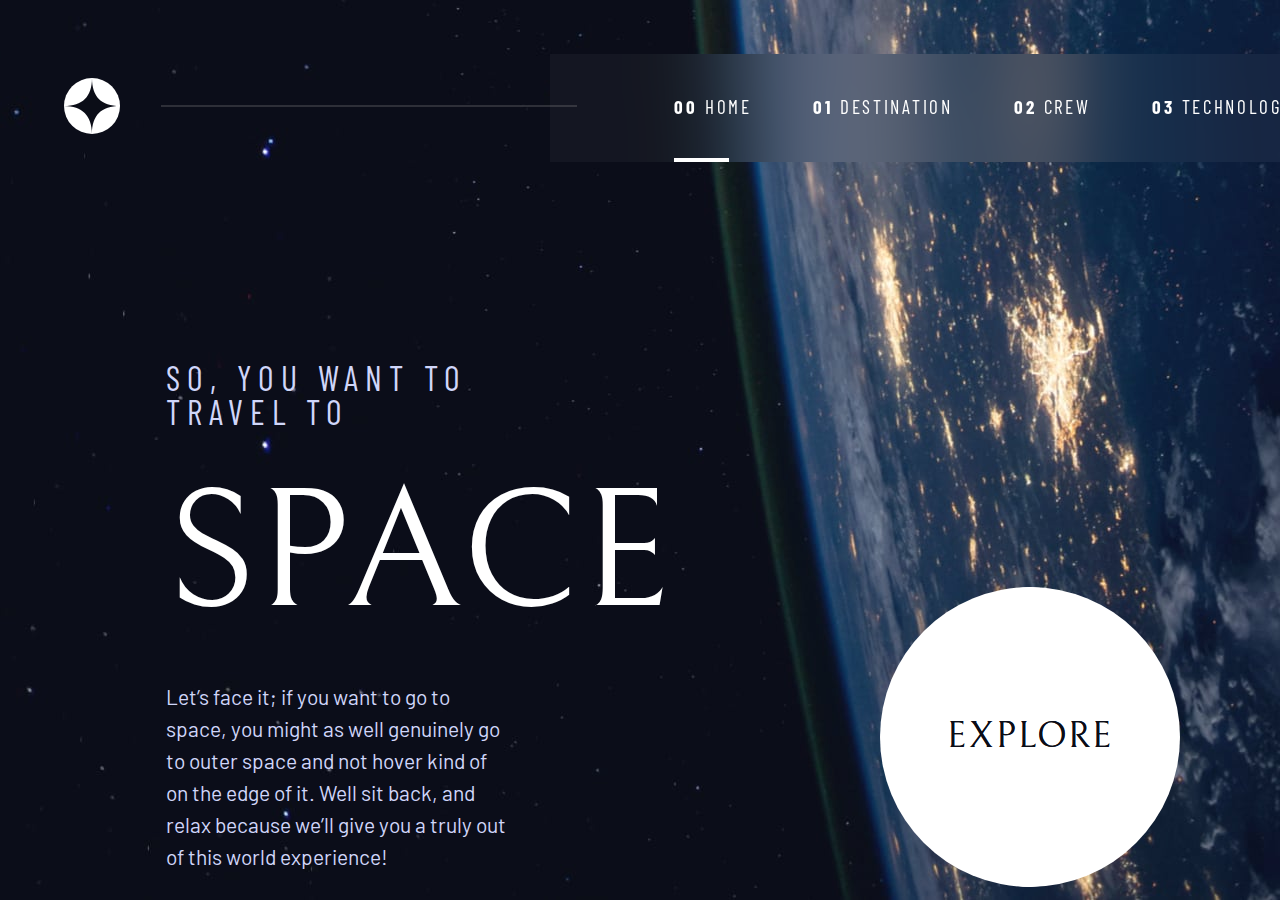
<file: index.html>
<!DOCTYPE html>
<html lang="en">
<head>
  <meta charset="UTF-8">
  <meta name="viewport" content="width=device-width, initial-scale=1.0">

  <link rel="icon" type="image/png" sizes="32x32" href="./assets/favicon-32x32.png">
  <link rel="stylesheet" href="css/styles.css">
  <link rel="icon" href="favicon.ico" type="assets/favicon-32x32.png">
  <link rel="preconnect" href="https://fonts.googleapis.com">
  <link rel="preconnect" href="https://fonts.gstatic.com" crossorigin>
  <link href="https://fonts.googleapis.com/css2?family=Barlow+Condensed&family=Barlow:wght@400;700&family=Bellefair&display=swap" rel="stylesheet">
  <title>Frontend Mentor | Space tourism website</title>
</head>
<body>

  <div class="main-container-home">

    <div class="top-container">

      <img class="star" src="assets/shared/logo.svg">
      <hr class="top-line">

      <div class="buttons-container">
        <a class="button" href="index.html"><span>00</span>HOME</a>
        <a class="button" href="destination-moon.html"><span>01</span>DESTINATION</a>
        <a class="button" href="crew-commander.html"><span>02</span>CREW</a>
        <a class="button" href="technology-vehicle.html"><span>03</span>TECHNOLOGY</a>
        <hr class="page-underline-home">
      </div>
    </div>

    <div class="middle-container">
      <h2 class="h2-home">SO, YOU WANT TO TRAVEL TO</h2>
      <h1 class="space">SPACE</h1>
      <p>Let’s face it; if you want to go to space, you might as well genuinely go to outer space and not hover kind of on the edge of it. Well sit back, and relax because we’ll give you a truly out of this world experience!</p>
    </div>

    <div class="bottom-container">
      <a href="destination-moon.html" class="circle"></a>
      <a href="destination-moon.html" class="explore">EXPLORE</a>
      <a href="destination-moon.html" class="explore-around">EXPLORE</a>
      <a href="destination-moon.html" class="circle-around"></a>
    </div>

  </div>
</body>
</html>
</file>
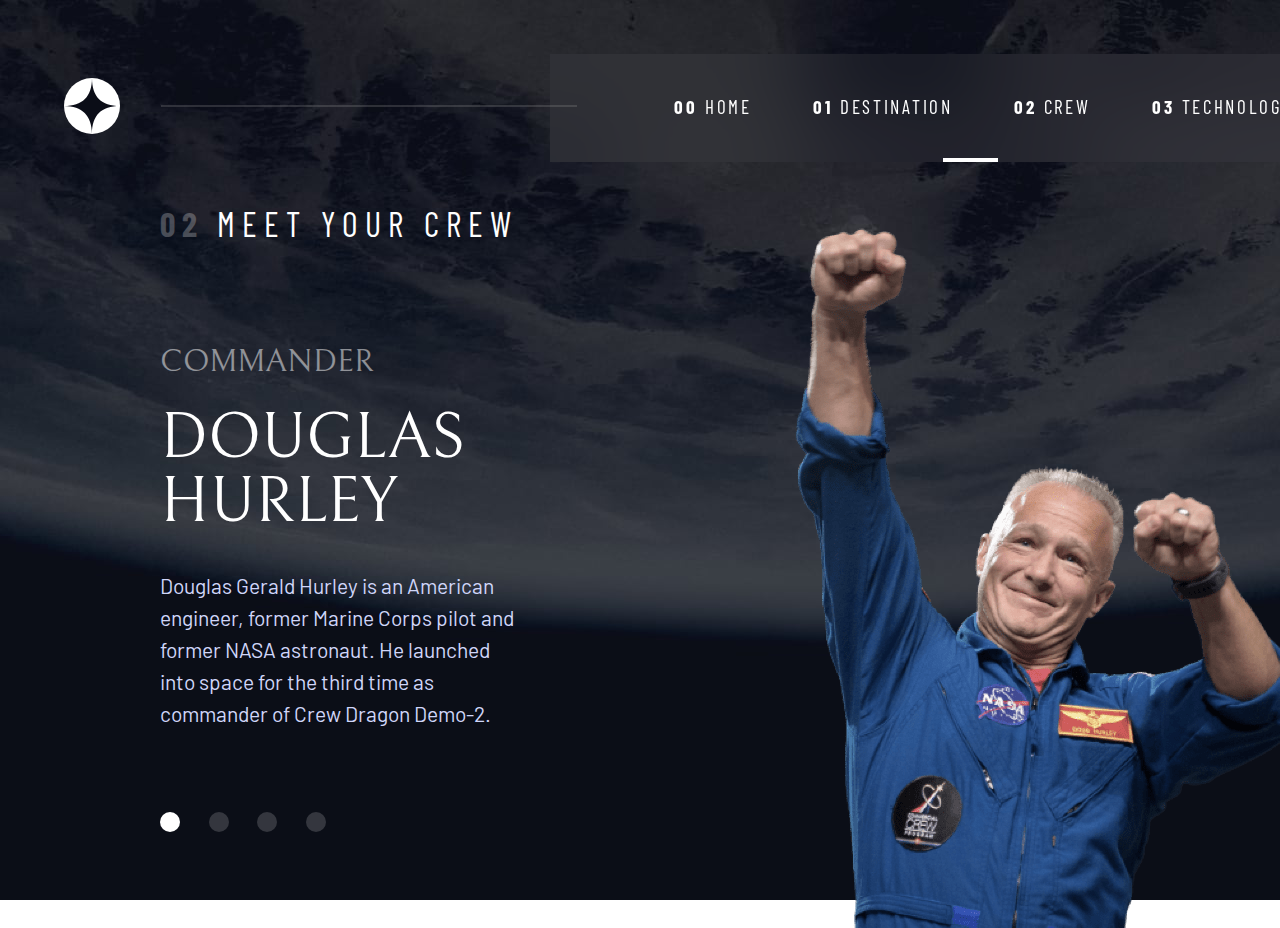
<file: crew-commander.html>
<!DOCTYPE html>
<html lang="en">
<head>
  <meta charset="UTF-8">
  <meta name="viewport" content="width=device-width, initial-scale=1.0">

  <link rel="icon" type="image/png" sizes="32x32" href="./assets/favicon-32x32.png">
  <link rel="stylesheet" href="css/styles.css">
  <link rel="icon" href="favicon.ico" type="assets/favicon-32x32.png">
  <link rel="preconnect" href="https://fonts.googleapis.com">
  <link rel="preconnect" href="https://fonts.gstatic.com" crossorigin>
  <link href="https://fonts.googleapis.com/css2?family=Barlow+Condensed&family=Barlow:wght@400;700&family=Bellefair&display=swap" rel="stylesheet">
  <title>Frontend Mentor | Space tourism website</title>
</head>
<body>

  <div class="main-container-crew">

    <div class="top-container">

      <img class="star" src="assets/shared/logo.svg">
      <hr class="top-line">

      <div class="buttons-container">
        <a class="button" href="index.html"><span>00</span>HOME</a>
        <a class="button" href="destination-moon.html"><span>01</span>DESTINATION</a>
        <a class="button" href="crew-commander.html"><span>02</span>CREW</a>
        <a class="button" href="technology-vehicle.html"><span>03</span>TECHNOLOGY</a>
        <hr class="page-underline-crew">
      </div>
    </div>

    <div class="middle-container-crew">
      <h2 class="main-text"><span>02</span>MEET YOUR CREW</h2>
      <h4>Commander</h4>
      <h1 class="name">Douglas Hurley</h1>
      <p class="bio">Douglas Gerald Hurley is an American engineer, former Marine Corps pilot and former NASA astronaut. He launched into space for the third time as commander of Crew Dragon Demo-2.</p>
      <a href="crew-commander.html" class="main-dot"></a>
      <a href="crew-specialist.html" class="dot"></a>
      <a href="crew-pilot.html" class="dot"></a>
      <a href="crew-engineer.html" class="dot"></a>
    </div>

    <div class="bottom-container-crew">
      <img class="person" src="assets/crew/image-douglas-hurley.png" alt="Douglas Hurley">
    </div>

  </div>
</body>
</html>
</file>
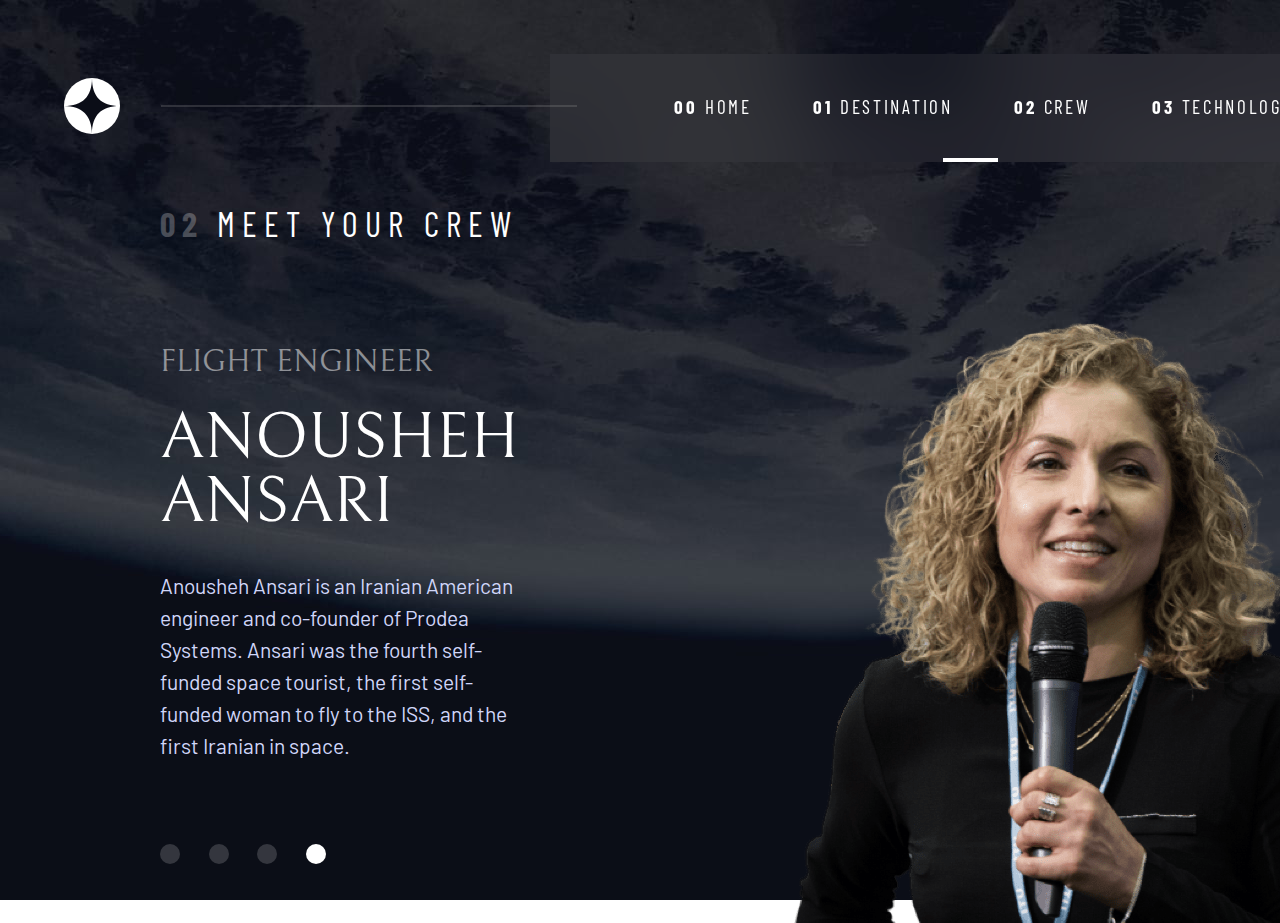
<file: crew-engineer.html>
<!DOCTYPE html>
<html lang="en">
<head>
  <meta charset="UTF-8">
  <meta name="viewport" content="width=device-width, initial-scale=1.0">

  <link rel="icon" type="image/png" sizes="32x32" href="./assets/favicon-32x32.png">
  <link rel="stylesheet" href="css/styles.css">
  <link rel="icon" href="favicon.ico" type="assets/favicon-32x32.png">
  <link rel="preconnect" href="https://fonts.googleapis.com">
  <link rel="preconnect" href="https://fonts.gstatic.com" crossorigin>
  <link href="https://fonts.googleapis.com/css2?family=Barlow+Condensed&family=Barlow:wght@400;700&family=Bellefair&display=swap" rel="stylesheet">
  <title>Frontend Mentor | Space tourism website</title>
</head>
<body>

  <div class="main-container-crew">

    <div class="top-container">

      <img class="star" src="assets/shared/logo.svg">
      <hr class="top-line">

      <div class="buttons-container">
        <a class="button" href="index.html"><span>00</span>HOME</a>
        <a class="button" href="destination-moon.html"><span>01</span>DESTINATION</a>
        <a class="button" href="crew-commander.html"><span>02</span>CREW</a>
        <a class="button" href="technology-vehicle.html"><span>03</span>TECHNOLOGY</a>
        <hr class="page-underline-crew">
      </div>
    </div>

    <div class="middle-container-crew">
      <h2 class="main-text"><span>02</span>MEET YOUR CREW</h2>
      <h4>Flight Engineer</h4>
      <h1 class="name">Anousheh Ansari</h1>
      <p class="bio">Anousheh Ansari is an Iranian American engineer and co-founder of Prodea Systems. Ansari was the fourth self-funded space tourist, the first self-funded woman to fly to the ISS, and the first Iranian in space. </p>
      <a href="crew-commander.html" class="dot"></a>
      <a href="crew-specialist.html" class="dot"></a>
      <a href="crew-pilot.html" class="dot"></a>
      <a href="crew-engineer.html" class="main-dot"></a>
    </div>

    <div class="bottom-container-crew engineer">
      <img class="person" src="assets/crew/image-anousheh-ansari.png" alt="Douglas Hurley">
    </div>

  </div>
</body>
</html>
</file>
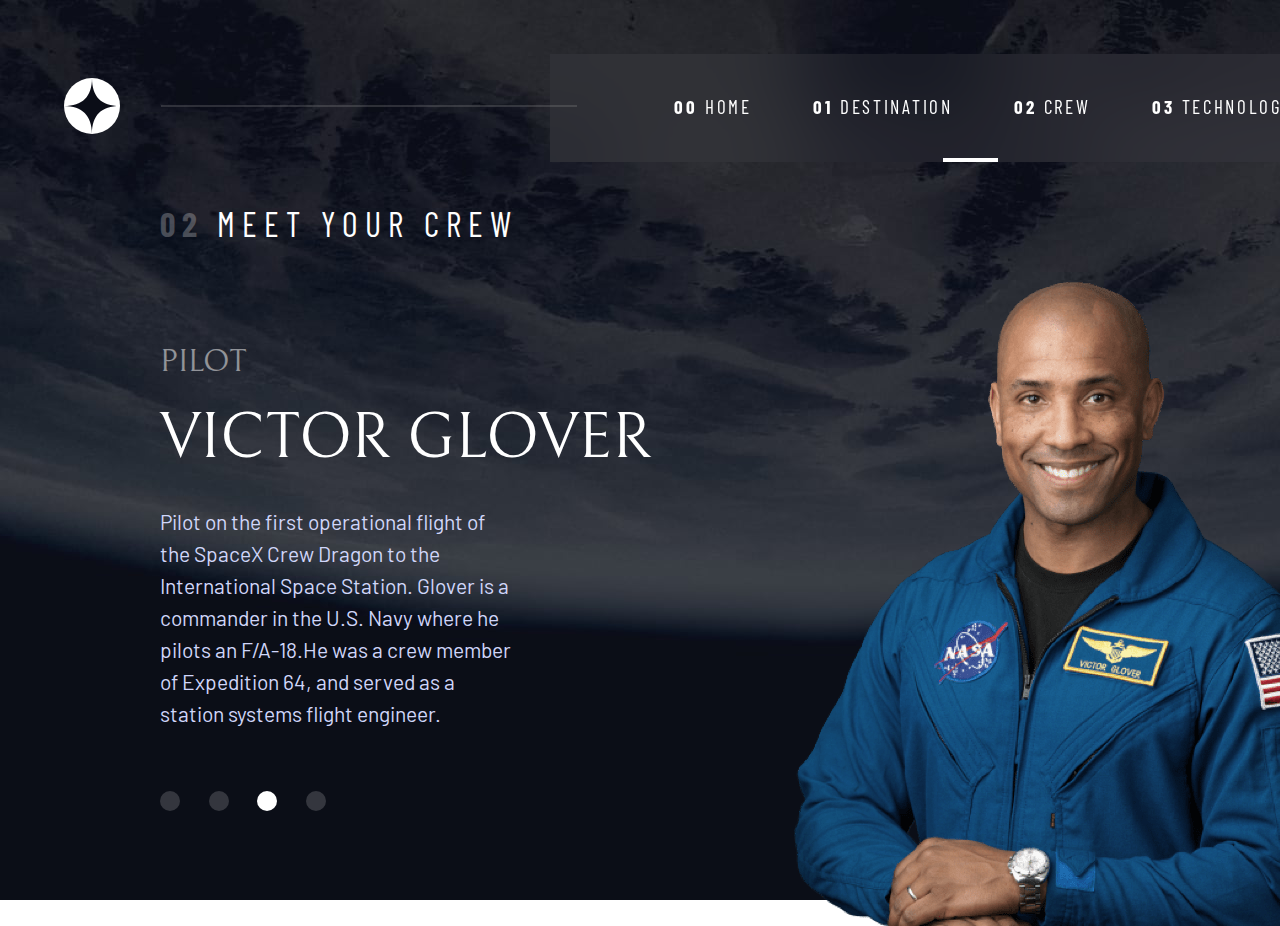
<file: crew-pilot.html>
<!DOCTYPE html>
<html lang="en">
<head>
  <meta charset="UTF-8">
  <meta name="viewport" content="width=device-width, initial-scale=1.0">

  <link rel="icon" type="image/png" sizes="32x32" href="./assets/favicon-32x32.png">
  <link rel="stylesheet" href="css/styles.css">
  <link rel="icon" href="favicon.ico" type="assets/favicon-32x32.png">
  <link rel="preconnect" href="https://fonts.googleapis.com">
  <link rel="preconnect" href="https://fonts.gstatic.com" crossorigin>
  <link href="https://fonts.googleapis.com/css2?family=Barlow+Condensed&family=Barlow:wght@400;700&family=Bellefair&display=swap" rel="stylesheet">
  <title>Frontend Mentor | Space tourism website</title>
</head>
<body>

  <div class="main-container-crew">

    <div class="top-container">

      <img class="star" src="assets/shared/logo.svg">
      <hr class="top-line">

      <div class="buttons-container">
        <a class="button" href="index.html"><span>00</span>HOME</a>
        <a class="button" href="destination-moon.html"><span>01</span>DESTINATION</a>
        <a class="button" href="crew-commander.html"><span>02</span>CREW</a>
        <a class="button" href="technology-vehicle.html"><span>03</span>TECHNOLOGY</a>
        <hr class="page-underline-crew">
      </div>
    </div>

    <div class="middle-container-crew">
      <h2 class="main-text"><span>02</span>MEET YOUR CREW</h2>
      <h4>PILOT</h4>
      <h1 class="name">Victor Glover</h1>
      <p class="bio">Pilot on the first operational flight of the SpaceX Crew Dragon to the International Space Station. Glover is a commander in the U.S. Navy where he pilots an F/A-18.He was a crew member of Expedition 64, and served as a station systems flight engineer. </p>
      <a href="crew-commander.html" class="dot dot-pilot"></a>
      <a href="crew-specialist.html" class="dot dot-pilot"></a>
      <a href="crew-pilot.html" class="main-dot dot-pilot"></a>
      <a href="crew-engineer.html" class="dot dot-pilot"></a>
    </div>

    <div class="bottom-container-crew pilot">
      <img class="person" src="assets/crew/image-victor-glover.png" alt="Douglas Hurley">
    </div>

  </div>
</body>
</html>
</file>
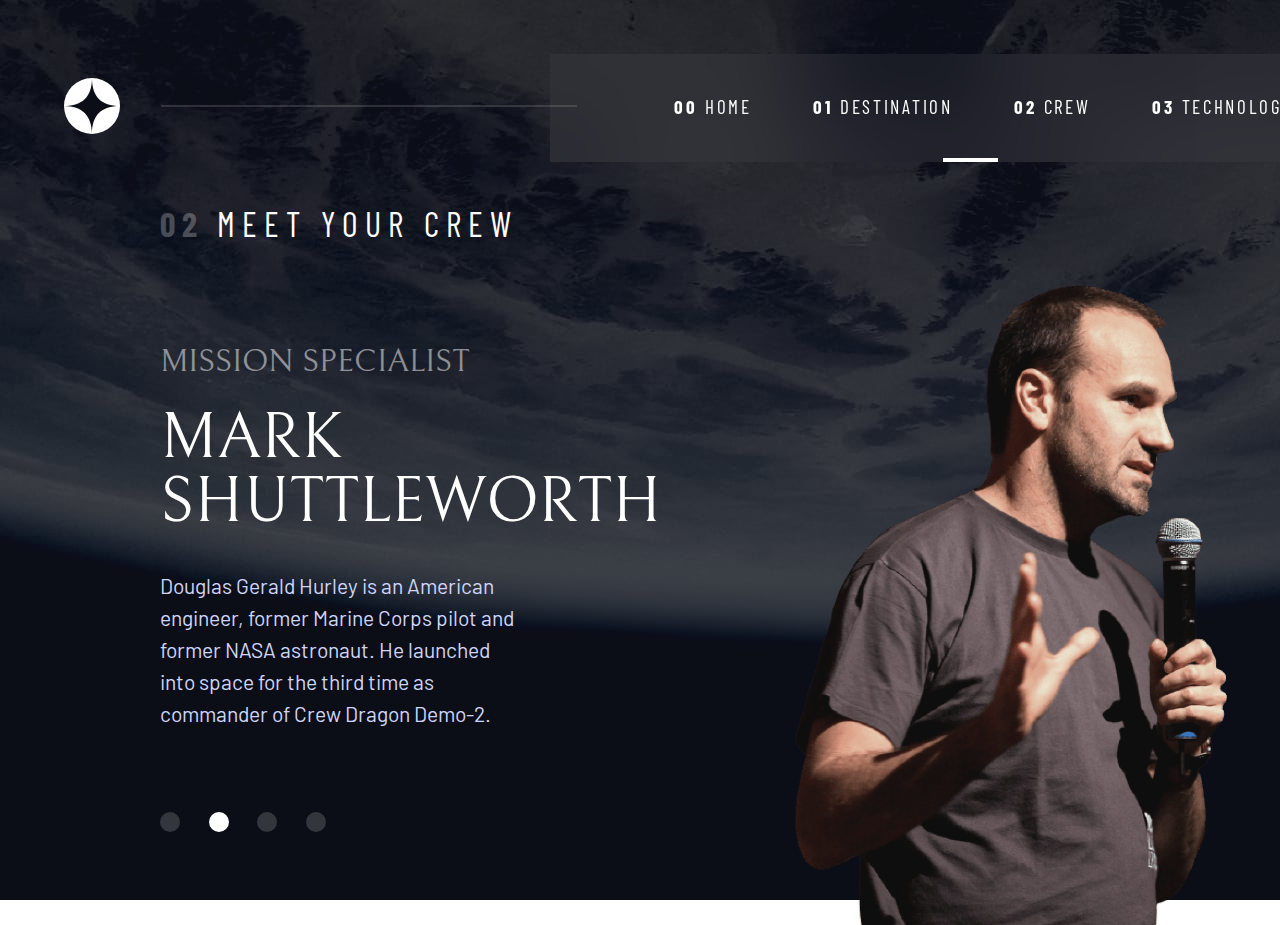
<file: crew-specialist.html>
<!DOCTYPE html>
<html lang="en">
<head>
  <meta charset="UTF-8">
  <meta name="viewport" content="width=device-width, initial-scale=1.0">

  <link rel="icon" type="image/png" sizes="32x32" href="./assets/favicon-32x32.png">
  <link rel="stylesheet" href="css/styles.css">
  <link rel="icon" href="favicon.ico" type="assets/favicon-32x32.png">
  <link rel="preconnect" href="https://fonts.googleapis.com">
  <link rel="preconnect" href="https://fonts.gstatic.com" crossorigin>
  <link href="https://fonts.googleapis.com/css2?family=Barlow+Condensed&family=Barlow:wght@400;700&family=Bellefair&display=swap" rel="stylesheet">
  <title>Frontend Mentor | Space tourism website</title>
</head>
<body>

  <div class="main-container-crew">

    <div class="top-container">

      <img class="star" src="assets/shared/logo.svg">
      <hr class="top-line">

      <div class="buttons-container">
        <a class="button" href="index.html"><span>00</span>HOME</a>
        <a class="button" href="destination-moon.html"><span>01</span>DESTINATION</a>
        <a class="button" href="crew-commander.html"><span>02</span>CREW</a>
        <a class="button" href="technology-vehicle.html"><span>03</span>TECHNOLOGY</a>
        <hr class="page-underline-crew">
      </div>
    </div>

    <div class="middle-container-crew">
      <h2 class="main-text"><span>02</span>MEET YOUR CREW</h2>
      <h4>Mission Specialist </h4>
      <h1 class="name">MARK SHUTTLEWORTH</h1>
      <p class="bio">Douglas Gerald Hurley is an American engineer, former Marine Corps pilot and former NASA astronaut. He launched into space for the third time as commander of Crew Dragon Demo-2.</p>
      <a href="crew-commander.html" class="dot"></a>
      <a href="crew-specialist.html" class="main-dot"></a>
      <a href="crew-pilot.html" class="dot"></a>
      <a href="crew-engineer.html" class="dot"></a>
    </div>

    <div class="bottom-container-crew specialist">
      <img class="person" src="assets/crew/image-mark-shuttleworth.png" alt="Douglas Hurley">
    </div>

  </div>
</body>
</html>
</file>
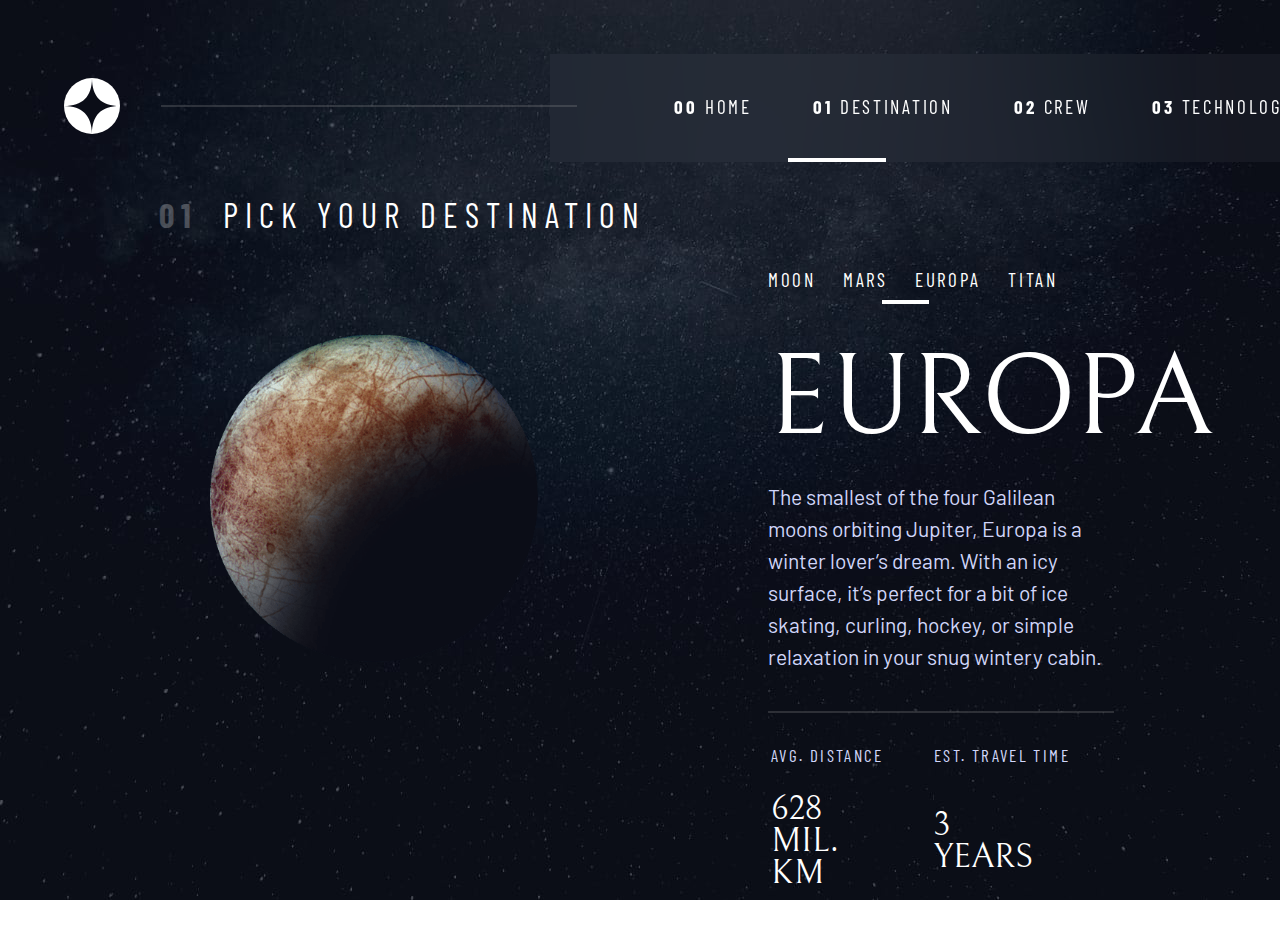
<file: destination-europa.html>
<!DOCTYPE html>
<html lang="en">
<head>
  <meta charset="UTF-8">
  <meta name="viewport" content="width=device-width, initial-scale=1.0">

  <link rel="icon" type="image/png" sizes="32x32" href="./assets/favicon-32x32.png">
  <link rel="stylesheet" href="css/styles.css">
  <link rel="icon" href="favicon.ico" type="assets/favicon-32x32.png">
  <link rel="preconnect" href="https://fonts.googleapis.com">
  <link rel="preconnect" href="https://fonts.gstatic.com" crossorigin>
  <link href="https://fonts.googleapis.com/css2?family=Barlow+Condensed&family=Barlow:wght@400;700&family=Bellefair&display=swap" rel="stylesheet">

  <title>Frontend Mentor | Space tourism website</title>
</head>
<body>

  <div class="main-container-destination">

    <div class="top-container">

      <img class="star" src="assets/shared/logo.svg">
      <hr class="top-line">

      <div class="buttons-container">
          <a class="button" href="index.html"><span>00</span>HOME</a>
          <a class="button" href="destination-moon.html"><span>01</span>DESTINATION</a>
          <a class="button" href="crew-commander.html"><span>02</span>CREW</a>
          <a class="button" href="technology-vehicle.html"><span>03</span>TECHNOLOGY</a>
          <hr class="page-underline-destination">
      </div>
    </div>



    <div class="middle-container-destination">

      <h2 class="main-text"><span>01</span>PICK YOUR DESTINATION</h2>
      <img class="planet" src="assets/destination/image-europa.png" alt="MOON">
    </div>

    <div class="bottom-container-destination">

        <a class="planet-button" href="destination-moon.html">MOON</a>
        <a class="planet-button" href="destination-mars.html">MARS</a>
        <a class="planet-button" href="destination-europa.html">EUROPA</a>
        <a class="planet-button" href="destination-titan.html">TITAN</a>
        <hr class="planet-line planet-europa-line">
        <h1 class="moon">EUROPA</h1>
        <p>The smallest of the four Galilean moons orbiting Jupiter, Europa is a winter lover’s dream. With an icy surface, it’s perfect for a bit of ice skating, curling, hockey, or simple relaxation in your snug wintery cabin.</p>
        <hr class="bottom-line">
        <table>
         <tr>
            <td><p class="table-text">AVG. DISTANCE</p></td>
            <td><p class="table-text">Est. travel time</p></td>
         </tr>
         <tr>
            <td><h3 class="table-num">628 MIL. km</h3></td>
            <td><h3 class="table-num">3 years</h3></td>
         </tr>
        </table>
    </div>
  </div>

</body>
</html>
</file>
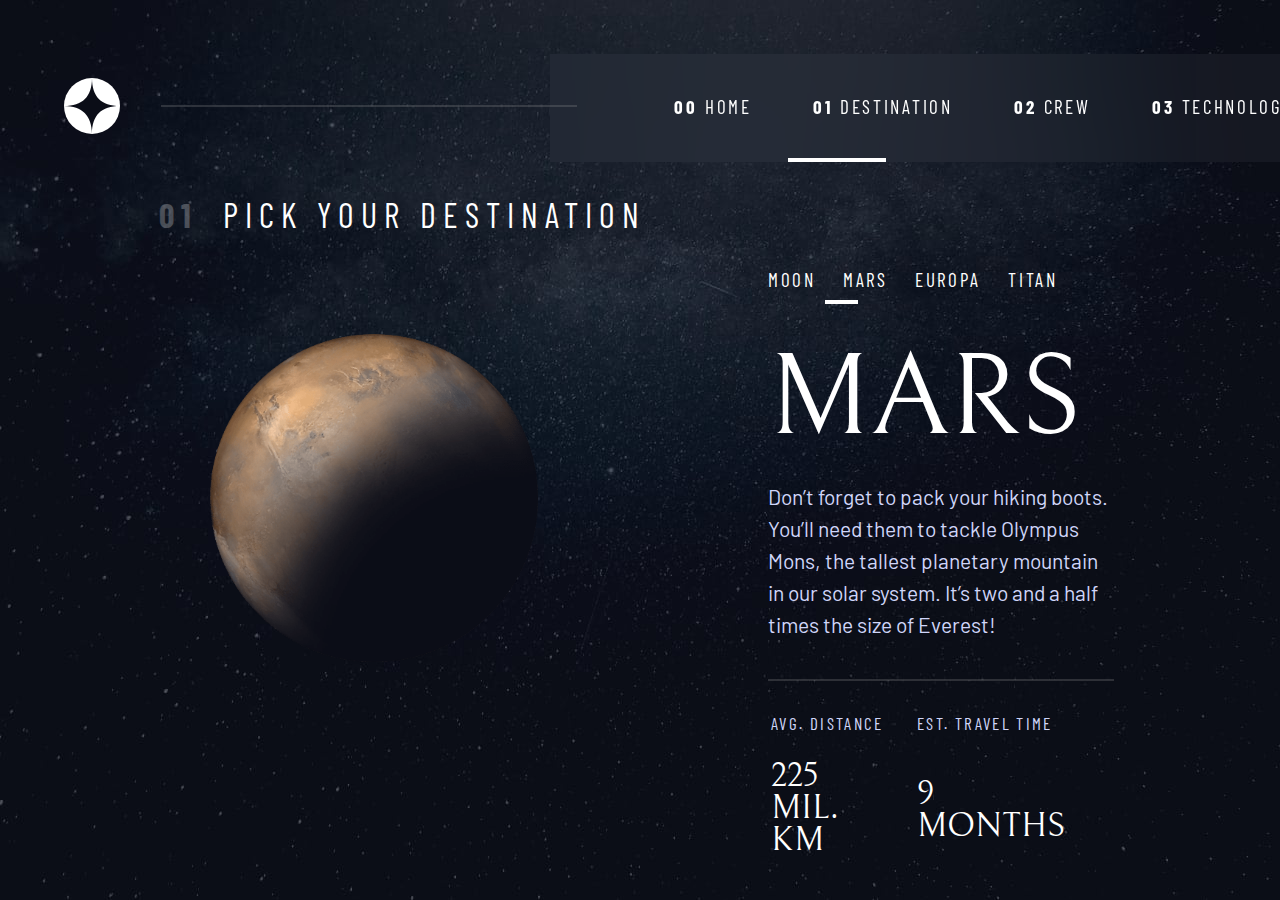
<file: destination-mars.html>
<!DOCTYPE html>
<html lang="en">
<head>
  <meta charset="UTF-8">
  <meta name="viewport" content="width=device-width, initial-scale=1.0">

  <link rel="icon" type="image/png" sizes="32x32" href="./assets/favicon-32x32.png">
  <link rel="stylesheet" href="css/styles.css">
  <link rel="icon" href="favicon.ico" type="assets/favicon-32x32.png">
  <link rel="preconnect" href="https://fonts.googleapis.com">
  <link rel="preconnect" href="https://fonts.gstatic.com" crossorigin>
  <link href="https://fonts.googleapis.com/css2?family=Barlow+Condensed&family=Barlow:wght@400;700&family=Bellefair&display=swap" rel="stylesheet">

  <title>Frontend Mentor | Space tourism website</title>
</head>
<body>

  <div class="main-container-destination">

    <div class="top-container">

      <img class="star" src="assets/shared/logo.svg">
      <hr class="top-line">

      <div class="buttons-container">
          <a class="button" href="index.html"><span>00</span>HOME</a>
          <a class="button" href="destination-moon.html"><span>01</span>DESTINATION</a>
          <a class="button" href="crew-commander.html"><span>02</span>CREW</a>
          <a class="button" href="technology-vehicle.html"><span>03</span>TECHNOLOGY</a>
          <hr class="page-underline-destination">
      </div>
    </div>



    <div class="middle-container-destination">

      <h2 class="main-text"><span>01</span>PICK YOUR DESTINATION</h2>
      <img class="planet" src="assets/destination/image-mars.png" alt="MOON">
    </div>

    <div class="bottom-container-destination">

        <a class="planet-button" href="destination-moon.html">MOON</a>
        <a class="planet-button" href="destination-mars.html">MARS</a>
        <a class="planet-button" href="destination-europa.html">EUROPA</a>
        <a class="planet-button" href="destination-titan.html">TITAN</a>
        <hr class="planet-line planet-mars-line">
        <h1 class="moon">MARS</h1>
        <p>Don’t forget to pack your hiking boots. You’ll need them to tackle Olympus Mons, the tallest planetary mountain in our solar system. It’s two and a half times the size of Everest!</p>
        <hr class="bottom-line">
        <table>
         <tr>
            <td><p class="table-text">AVG. DISTANCE</p></td>
            <td><p class="table-text">Est. travel time</p></td>
         </tr>
         <tr>
            <td><h3 class="table-num">225 MIL. km</h3></td>
            <td><h3 class="table-num">9 months</h3></td>
         </tr>
        </table>
    </div>
  </div>

</body>
</html>
</file>
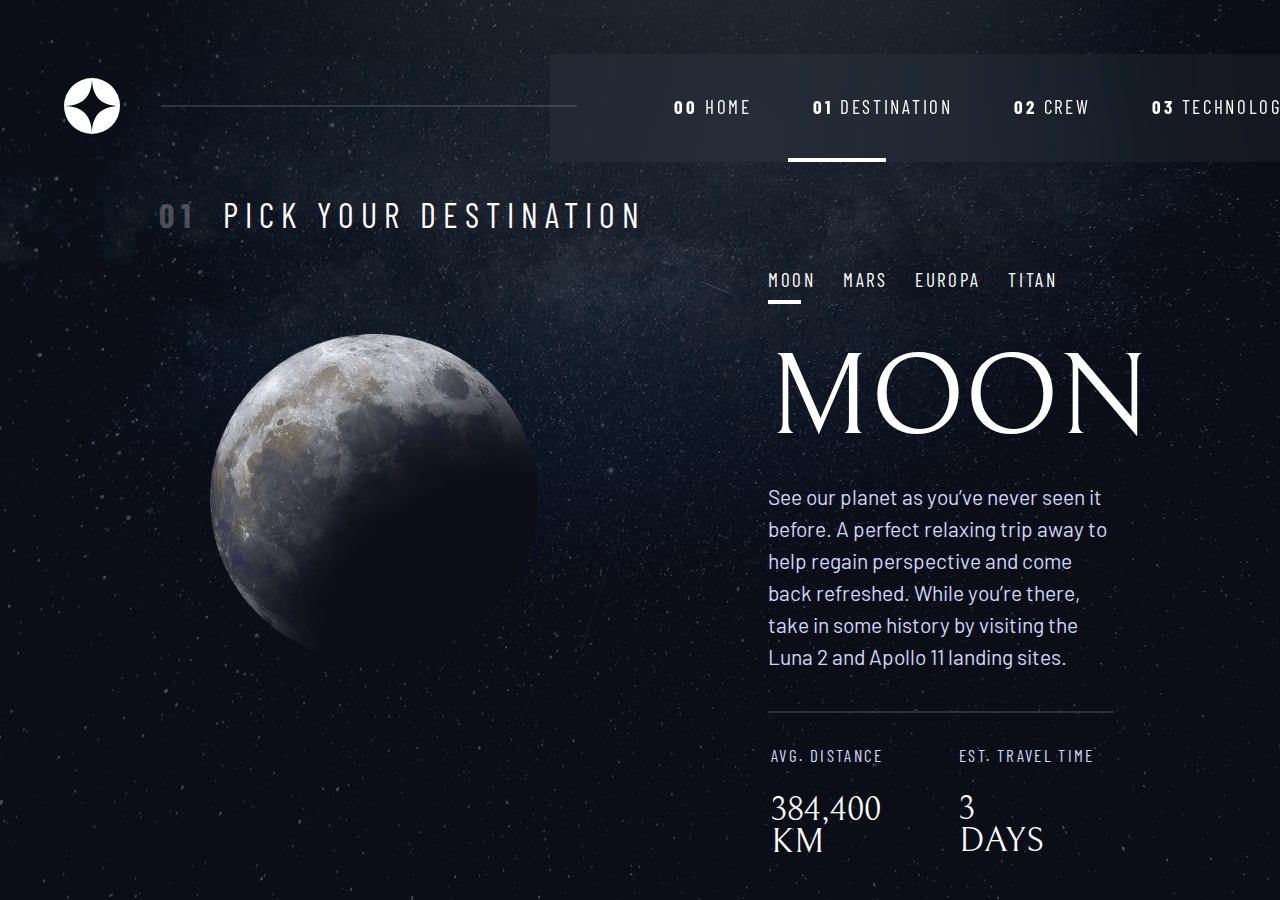
<file: destination-moon.html>
<!DOCTYPE html>
<html lang="en">
<head>
  <meta charset="UTF-8">
  <meta name="viewport" content="width=device-width, initial-scale=1.0">

  <link rel="icon" type="image/png" sizes="32x32" href="./assets/favicon-32x32.png">
  <link rel="stylesheet" href="css/styles.css">
  <link rel="icon" href="favicon.ico" type="assets/favicon-32x32.png">
  <link rel="preconnect" href="https://fonts.googleapis.com">
  <link rel="preconnect" href="https://fonts.gstatic.com" crossorigin>
  <link href="https://fonts.googleapis.com/css2?family=Barlow+Condensed&family=Barlow:wght@400;700&family=Bellefair&display=swap" rel="stylesheet">

  <title>Frontend Mentor | Space tourism website</title>
</head>
<body>

  <div class="main-container-destination">

    <div class="top-container">

      <img class="star" src="assets/shared/logo.svg">
      <hr class="top-line">

      <div class="buttons-container">
          <a class="button" href="index.html"><span>00</span>HOME</a>
          <a class="button" href="destination-moon.html"><span>01</span>DESTINATION</a>
          <a class="button" href="crew-commander.html"><span>02</span>CREW</a>
          <a class="button" href="technology-vehicle.html"><span>03</span>TECHNOLOGY</a>
          <hr class="page-underline-destination">
      </div>
    </div>



    <div class="middle-container-destination">

      <h2 class="main-text"><span>01</span>PICK YOUR DESTINATION</h2>
      <img class="planet" src="assets/destination/image-moon.png" alt="MOON">
    </div>

    <div class="bottom-container-destination">

        <a class="planet-button" href="destination-moon.html">MOON</a>
        <a class="planet-button" href="destination-mars.html">MARS</a>
        <a class="planet-button" href="destination-europa.html">EUROPA</a>
        <a class="planet-button" href="destination-titan.html">TITAN</a>
        <hr class="planet-line">
        <h1 class="moon">MOON</h1>
        <p>See our planet as you’ve never seen it before. A perfect relaxing trip away to help regain perspective and come back refreshed. While you’re there, take in some history by visiting the Luna 2 and Apollo 11 landing sites.</p>
        <hr class="bottom-line">
        <table>
         <tr>
            <td><p class="table-text">AVG. DISTANCE</p></td>
            <td><p class="table-text">Est. travel time</p></td>
         </tr>
         <tr>
            <td><h3 class="table-num">384,400 km</h3></td>
            <td><h3 class="table-num">3 days</h3></td>
         </tr>
        </table>
    </div>
  </div>

</body>
</html>
</file>
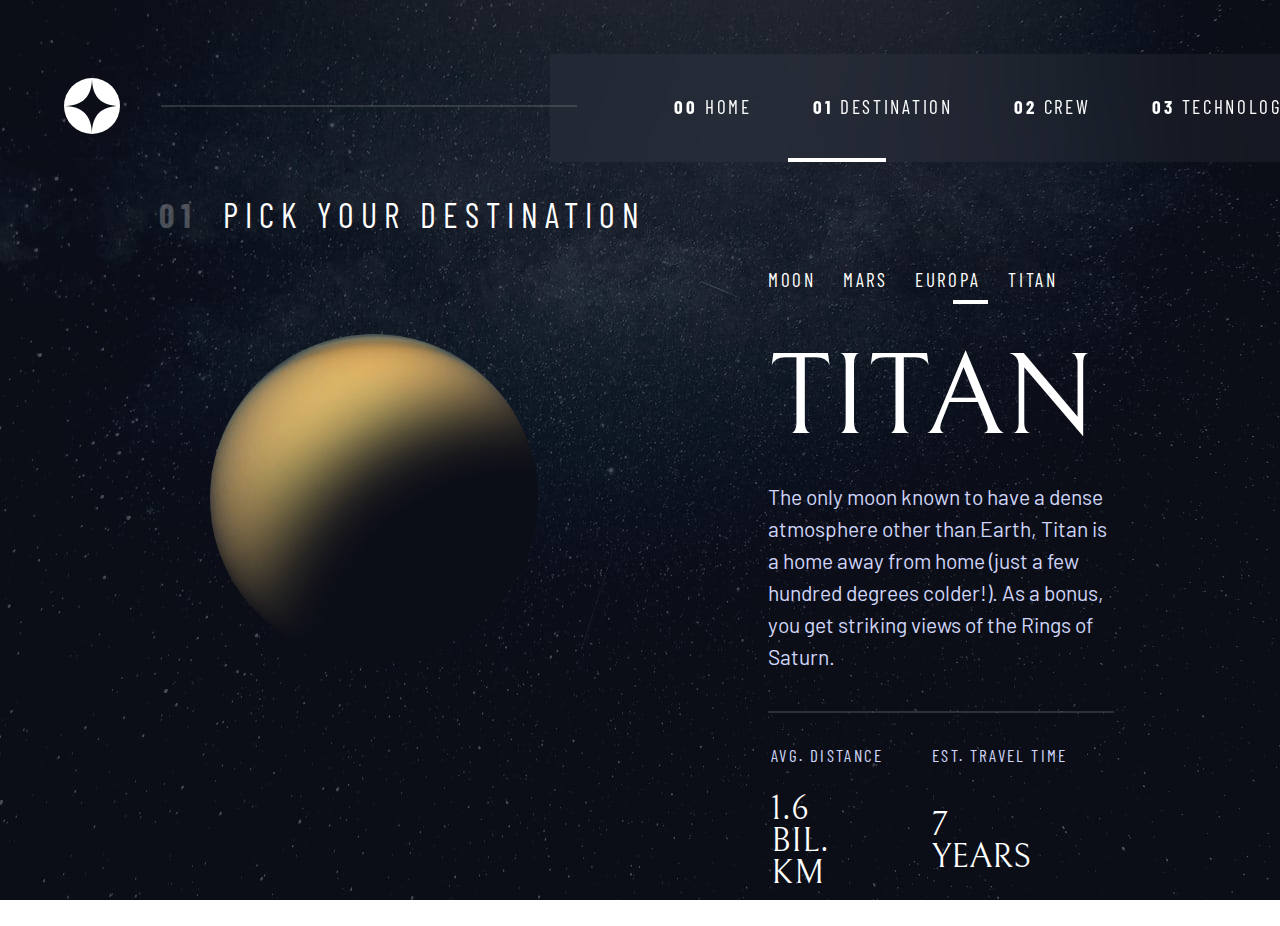
<file: destination-titan.html>
<!DOCTYPE html>
<html lang="en">
<head>
  <meta charset="UTF-8">
  <meta name="viewport" content="width=device-width, initial-scale=1.0">

  <link rel="icon" type="image/png" sizes="32x32" href="./assets/favicon-32x32.png">
  <link rel="stylesheet" href="css/styles.css">
  <link rel="icon" href="favicon.ico" type="assets/favicon-32x32.png">
  <link rel="preconnect" href="https://fonts.googleapis.com">
  <link rel="preconnect" href="https://fonts.gstatic.com" crossorigin>
  <link href="https://fonts.googleapis.com/css2?family=Barlow+Condensed&family=Barlow:wght@400;700&family=Bellefair&display=swap" rel="stylesheet">

  <title>Frontend Mentor | Space tourism website</title>
</head>
<body>

  <div class="main-container-destination">

    <div class="top-container">

      <img class="star" src="assets/shared/logo.svg">
      <hr class="top-line">

      <div class="buttons-container">
          <a class="button" href="index.html"><span>00</span>HOME</a>
          <a class="button" href="destination-moon.html"><span>01</span>DESTINATION</a>
          <a class="button" href="crew-commander.html"><span>02</span>CREW</a>
          <a class="button" href="technology-vehicle.html"><span>03</span>TECHNOLOGY</a>
          <hr class="page-underline-destination">
      </div>
    </div>



    <div class="middle-container-destination">

      <h2 class="main-text"><span>01</span>PICK YOUR DESTINATION</h2>
      <img class="planet" src="assets/destination/image-titan.png" alt="MOON">
    </div>

    <div class="bottom-container-destination">

        <a class="planet-button" href="destination-moon.html">MOON</a>
        <a class="planet-button" href="destination-mars.html">MARS</a>
        <a class="planet-button" href="destination-europa.html">EUROPA</a>
        <a class="planet-button" href="destination-titan.html">TITAN</a>
        <hr class="planet-line planet-titan-line">
        <h1 class="moon">TITAN</h1>
        <p>The only moon known to have a dense atmosphere other than Earth, Titan is a home away from home (just a few hundred degrees colder!). As a bonus, you get striking views of the Rings of Saturn.</p>
        <hr class="bottom-line">
        <table>
         <tr>
            <td><p class="table-text">AVG. DISTANCE</p></td>
            <td><p class="table-text">Est. travel time</p></td>
         </tr>
         <tr>
            <td><h3 class="table-num">1.6 BIL. km</h3></td>
            <td><h3 class="table-num">7 years</h3></td>
         </tr>
        </table>
    </div>
  </div>

</body>
</html>
</file>
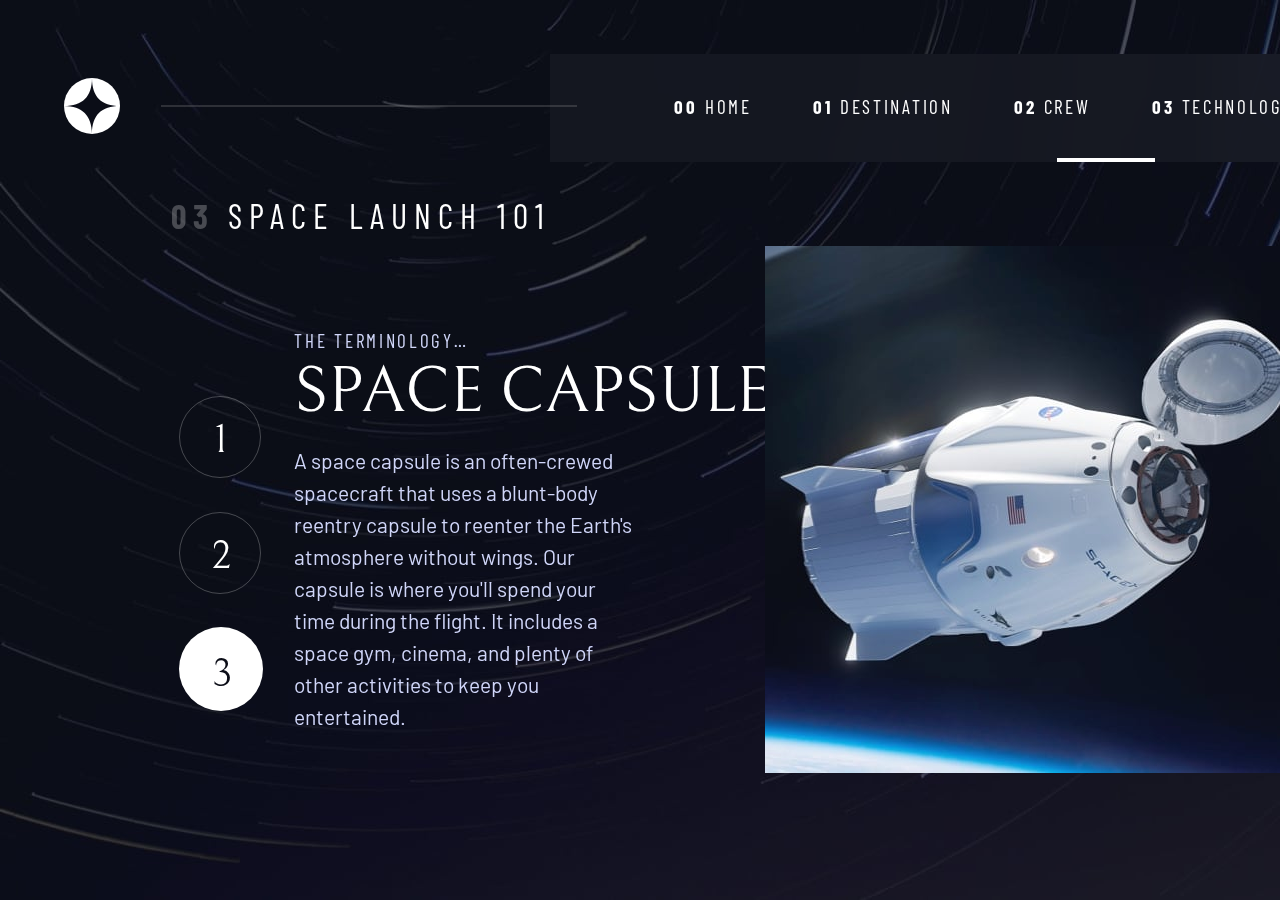
<file: technology-capsule.html>
<!DOCTYPE html>
<html lang="en">
<head>
  <meta charset="UTF-8">
  <meta name="viewport" content="width=device-width, initial-scale=1.0">

  <link rel="icon" type="image/png" sizes="32x32" href="./assets/favicon-32x32.png">
  <link rel="stylesheet" href="css/styles.css">
  <link rel="icon" href="favicon.ico" type="assets/favicon-32x32.png">
  <link rel="preconnect" href="https://fonts.googleapis.com">
  <link rel="preconnect" href="https://fonts.gstatic.com" crossorigin>
  <link href="https://fonts.googleapis.com/css2?family=Barlow+Condensed&family=Barlow:wght@400;700&family=Bellefair&display=swap" rel="stylesheet">
  <title>Frontend Mentor | Space tourism website</title>
</head>
<body>

  <div class="main-container-technology">

    <div class="top-container">

      <img class="star" src="assets/shared/logo.svg">
      <hr class="top-line">

      <div class="buttons-container">
        <a class="button" href="index.html"><span>00</span>HOME</a>
        <a class="button" href="destination-moon.html"><span>01</span>DESTINATION</a>
        <a class="button" href="crew-commander.html"><span>02</span>CREW</a>
        <a class="button" href="technology-vehicle.html"><span>03</span>TECHNOLOGY</a>
        <hr class="page-underline-technology">
      </div>
    </div>
    <div class="flex">
          <a href="technology-vehicle.html" class="number-of-page-circle"><h2 class="span one">1</h2></a>
          <a href="technology-spaceport.html" class="number-of-page-circle"><h2 class="span">2</h2></a>
          <a href="technology-capsule.html" class="main-circle"><h2 class="span main-number">3</h2></a>
    </div>
    <div class="everything">
      <div class="middle-container-technology">
        <h2 class="main-text main-text-technology"><span>03</span>SPACE LAUNCH 101</h2>
        <h5>THE TERMINOLOGY…</h5>
        <h1 class="name vehicle">SPACE CAPSULE</h1>
        <p class="bio">A space capsule is an often-crewed spacecraft that uses a blunt-body reentry capsule to reenter the Earth's atmosphere without wings. Our capsule is where you'll spend your time during the flight. It includes a space gym, cinema, and plenty of other activities to keep you entertained.</p>

      </div>

      <div class="bottom-container-technology">
        <img class="machine" src="assets/technology/image-space-capsule-portrait.jpg" alt="launch vehicle">
      </div>
    </div>
  </div>
</body>
</html>
</file>
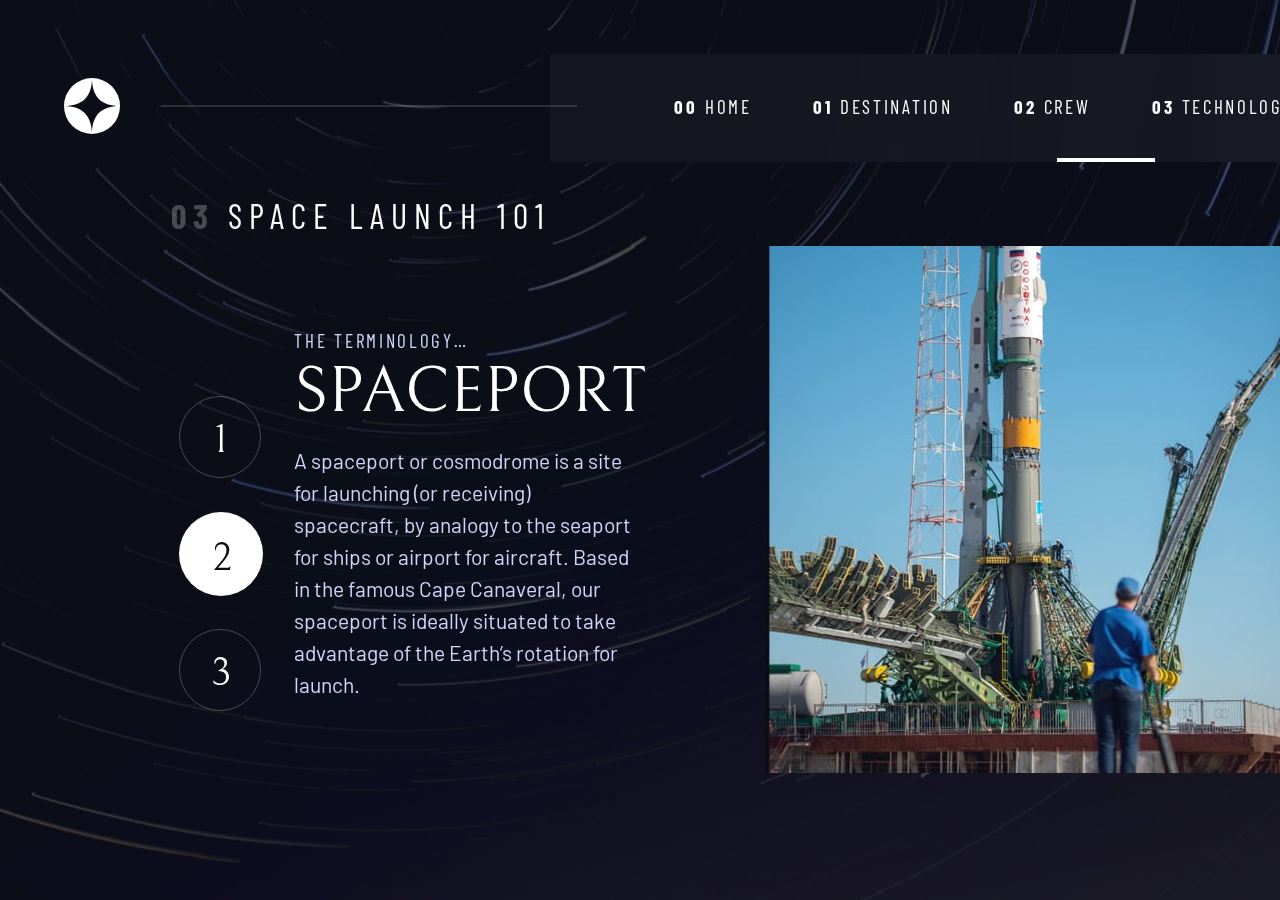
<file: technology-spaceport.html>
<!DOCTYPE html>
<html lang="en">
<head>
  <meta charset="UTF-8">
  <meta name="viewport" content="width=device-width, initial-scale=1.0">

  <link rel="icon" type="image/png" sizes="32x32" href="./assets/favicon-32x32.png">
  <link rel="stylesheet" href="css/styles.css">
  <link rel="icon" href="favicon.ico" type="assets/favicon-32x32.png">
  <link rel="preconnect" href="https://fonts.googleapis.com">
  <link rel="preconnect" href="https://fonts.gstatic.com" crossorigin>
  <link href="https://fonts.googleapis.com/css2?family=Barlow+Condensed&family=Barlow:wght@400;700&family=Bellefair&display=swap" rel="stylesheet">
  <title>Frontend Mentor | Space tourism website</title>
</head>
<body>

  <div class="main-container-technology">

    <div class="top-container">

      <img class="star" src="assets/shared/logo.svg">
      <hr class="top-line">

      <div class="buttons-container">
        <a class="button" href="index.html"><span>00</span>HOME</a>
        <a class="button" href="destination-moon.html"><span>01</span>DESTINATION</a>
        <a class="button" href="crew-commander.html"><span>02</span>CREW</a>
        <a class="button" href="technology-vehicle.html"><span>03</span>TECHNOLOGY</a>
        <hr class="page-underline-technology">
      </div>
    </div>
    <div class="flex">
          <a href="technology-vehicle.html" class="number-of-page-circle"><h2 class="span one">1</h2></a>
          <a href="technology-spaceport.html" class="main-circle"><h2 class="span main-number">2</h2></a>
          <a href="technology-capsule.html" class="number-of-page-circle"><h2 class="span">3</h2></a>
    </div>
    <div class="everything">
      <div class="middle-container-technology">
        <h2 class="main-text main-text-technology"><span>03</span>SPACE LAUNCH 101</h2>
        <h5>THE TERMINOLOGY…</h5>
        <h1 class="name vehicle">SPACEPORT</h1>
        <p class="bio">A spaceport or cosmodrome is a site for launching (or receiving) spacecraft, by analogy to the seaport for ships or airport for aircraft. Based in the famous Cape Canaveral, our spaceport is ideally situated to take advantage of the Earth’s rotation for launch.</p>

      </div>

      <div class="bottom-container-technology">
        <img class="machine" src="assets/technology/image-spaceport-portrait.jpg" alt="launch vehicle">
      </div>
    </div>
  </div>
</body>
</html>
</file>
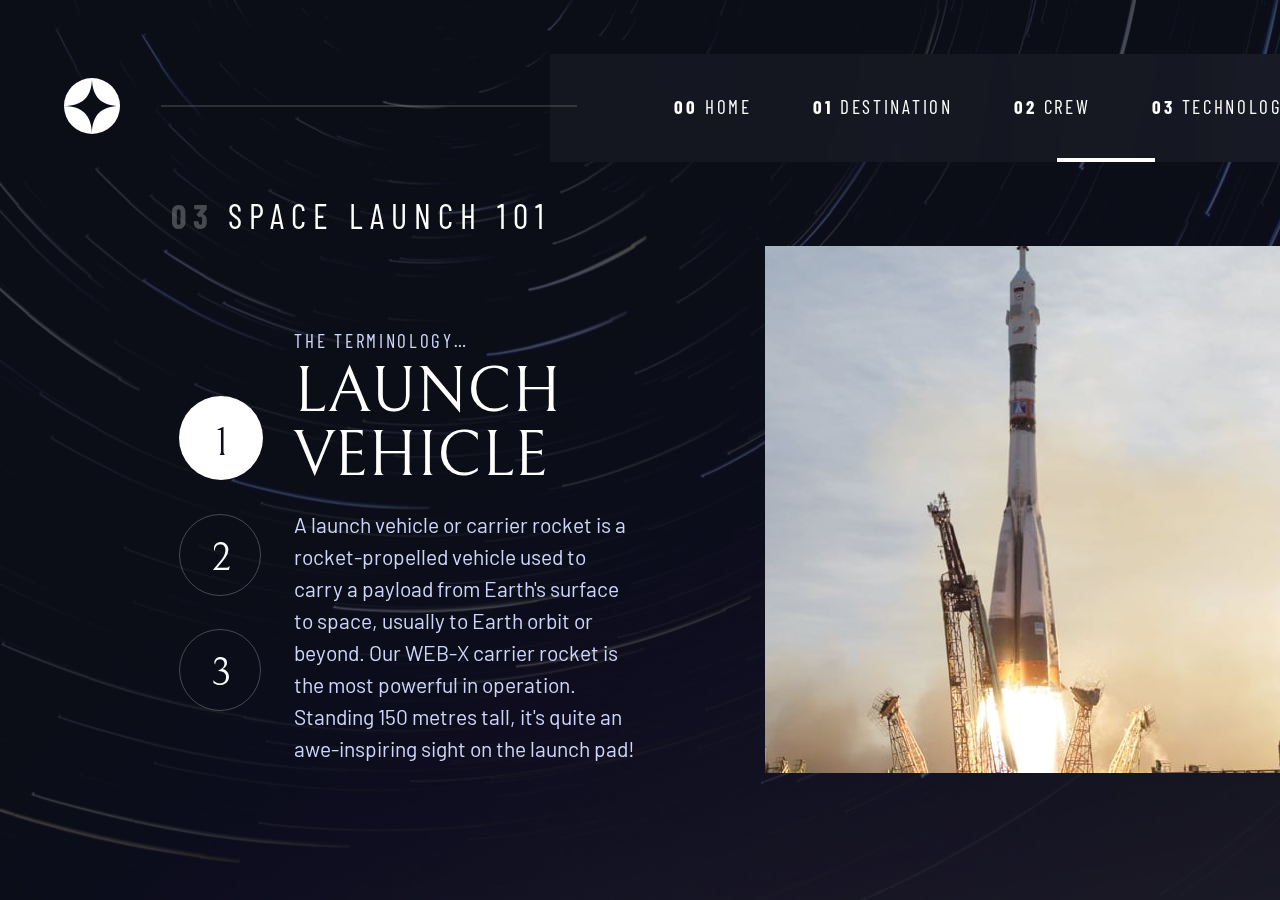
<file: technology-vehicle.html>
<!DOCTYPE html>
<html lang="en">
<head>
  <meta charset="UTF-8">
  <meta name="viewport" content="width=device-width, initial-scale=1.0">

  <link rel="icon" type="image/png" sizes="32x32" href="./assets/favicon-32x32.png">
  <link rel="stylesheet" href="css/styles.css">
  <link rel="icon" href="favicon.ico" type="assets/favicon-32x32.png">
  <link rel="preconnect" href="https://fonts.googleapis.com">
  <link rel="preconnect" href="https://fonts.gstatic.com" crossorigin>
  <link href="https://fonts.googleapis.com/css2?family=Barlow+Condensed&family=Barlow:wght@400;700&family=Bellefair&display=swap" rel="stylesheet">
  <title>Frontend Mentor | Space tourism website</title>
</head>
<body>

  <div class="main-container-technology">

    <div class="top-container">

      <img class="star" src="assets/shared/logo.svg">
      <hr class="top-line">

      <div class="buttons-container">
        <a class="button" href="index.html"><span>00</span>HOME</a>
        <a class="button" href="destination-moon.html"><span>01</span>DESTINATION</a>
        <a class="button" href="crew-commander.html"><span>02</span>CREW</a>
        <a class="button" href="technology-vehicle.html"><span>03</span>TECHNOLOGY</a>
        <hr class="page-underline-technology">
      </div>
    </div>
    <div class="flex">
          <a href="technology-vehicle.html" class="main-circle"><h2 class="span main-number one">1</h2></a>
          <a href="technology-spaceport.html" class="number-of-page-circle"><h2 class="span">2</h2></a>
          <a href="technology-capsule.html" class="number-of-page-circle"><h2 class="span">3</h2></a>
    </div>
    <div class="everything">
      <div class="middle-container-technology">
        <h2 class="main-text main-text-technology"><span>03</span>SPACE LAUNCH 101</h2>
        <h5>THE TERMINOLOGY…</h5>
        <h1 class="name vehicle">LAUNCH VEHICLE</h1>
        <p class="bio">A launch vehicle or carrier rocket is a rocket-propelled vehicle used to carry a payload from Earth's surface to space, usually to Earth orbit or beyond. Our WEB-X carrier rocket is the most powerful in operation. Standing 150 metres tall, it's quite an awe-inspiring sight on the launch pad!</p>

      </div>

      <div class="bottom-container-technology">
        <img class="machine" src="assets/technology/image-launch-vehicle-portrait.jpg" alt="launch vehicle">
      </div>
    </div>
  </div>
</body>
</html>
</file>
<file: css/styles.css>
body, html {
  height: 100%;
  margin: 0;
  font-family: 'Barlow', sans-serif;
}

h1 {
    font-family: 'Bellefair', serif;
    font-style: normal;
    font-weight: 400;
    font-size: 115px;
    line-height: 115px;
    color: #FFFFFF;
    margin: 40px 0px 40px 0px;
}

h2 {
    font-family: 'Barlow Condensed', sans-serif;
    font-style: normal;
    font-weight: 400;
    font-size: 34px;
    line-height: 34px;
    letter-spacing: 7px;
    text-transform: uppercase;
    color: #FFFFFF;
}

h4 {
    font-family: 'Bellefair', serif;
    font-style: normal;
    font-weight: 400;
    font-size: 32px;
    line-height: 37px;
    text-transform: uppercase;
    color: #FFFFFF;
    mix-blend-mode: normal;
    opacity: 0.5;
    margin: 0;
}

h5 {
    font-family: 'Barlow Condensed', sans-serif;
    font-style: normal;
    font-weight: 400;
    font-size: 19px;
    line-height: 19px;
    letter-spacing: 2.7px;
    color: #D0D6F9;
    margin: 20% auto 0% auto;
}

p {
    font-family: 'Barlow', sans-serif;
    font-style: normal;
    font-weight: 400;
    font-size: 21px;
    line-height: 32px;
    color: #D0D6F9;
}

a {
    font-family: 'Barlow Condensed', sans-serif;
    font-style: normal;
    font-weight: 400;
    font-size: 19px;
    line-height: 19px;
    letter-spacing: 2.7px;
    text-decoration: none;
    color: #FFFFFF;
}

.main-container-home {
    background-image: url("../assets/home/background-home-desktop.jpg");
    height: 100%;
    background-position: center;
    background-repeat: no-repeat;
    background-size: cover;
}

.top-container {
    width: 95%;
    height: 12%;
    position: relative;
    left: 5%;
    top: 6%;
}

.star {
    top: 22%;
    position: absolute;
    width: 3.5rem;
    height: 3.5rem;
}

.top-line {
    position: absolute;
    width: 34%;
    left: 8%;
    top: 40%;
    z-index: 1;
    mix-blend-mode: normal;
    opacity: 0.25;
    border-style: solid;
    border-color: #979797;
}

.buttons-container {
    width: 60%;
    height: 100%;
    background: rgba(255, 255, 255, 0.04);
    backdrop-filter: blur(40.7742px);
    position: relative;
    left: 40%;
}

.button {
    top: 40%;
    position: relative;
    left: 9%;
    margin-left: 8%;
    z-index: 1;
}

.button:hover {
    border-bottom: 4px solid rgba(250, 250, 250, 0.5);
    padding-bottom: 41.5px;
}

.button span {
    margin-right: 1%;
    font-family: 'Barlow Condensed', sans-serif;
    font-style: normal;
    font-weight: 700;
}

.page-underline-home {
    position: absolute;
    width: 7%;
    top: 96%;
    margin: 0;
    left: 17%;
    border-style: solid;
    border-color: #FFFFFF;
    border-width: 2px;
}

.middle-container {
    position: relative;
    top: 25%;
    left: 13%;
    width: 27%;
}

.space {
    font-size: 170px;
    line-height: 172px;
}

.h2-home {
    color: #D0D6F9;
}

.bottom-container {
    height: 15%;
    width: 15%;
    position: absolute;
    left: 73%;
    display: flex;
    justify-content: center;
    align-items: center;
}

.circle:hover {
    color: #FFFFFF;
    border-radius: 50%;
    height: 450px;
    width: 450px;
    background: #FFFFFF;
    mix-blend-mode: normal;
    opacity: 0.1;
    position: absolute;
    z-index: 2;
}

.circle {
    background: #FFFFFF;
    border-radius: 100%;
    height: 300px;
    position: relative;
    width: 300px;
    z-index: 1;
}

.circle-around {
    position: absolute;
    background: #FFFFFF;
    border-radius: 100%;
    height: 300px;
    width: 300px;
}

.explore {
    position: absolute;
    font-family: 'Bellefair', serif;
    font-style: normal;
    font-weight: 400;
    font-size: 36px;
    line-height: 37px;
    letter-spacing: 2px;
    color: #0B0D17;
    z-index: 1;
}

.explore-around {
    position: absolute;
    font-family: 'Bellefair', serif;
    font-style: normal;
    font-weight: 400;
    font-size: 36px;
    line-height: 37px;
    letter-spacing: 2px;
    color: #0B0D17;
    z-index: 1;
}

.explore-around:hover {
    color: #FFFFFF;
    border-radius: 50%;
    height: 450px;
    width: 450px;
    background: #FFFFFF;
    mix-blend-mode: normal;
    opacity: 0.1;
    position: absolute;
    font-size: 0px;
    z-index: 1;
}

.main-container-destination {
    background-image: url("../assets/destination/background-destination-desktop.jpg");
    height: 100%;
    background-position: center;
    background-repeat: no-repeat;
    background-size: cover;
}

.page-underline-destination {
    position: absolute;
    width: 13%;
    top: 96%;
    margin: 0;
    left: 32.5%;
    border-style: solid;
    border-color: #FFFFFF;
    border-width: 2px;
}

.middle-container-destination {
    position: relative;
    left: 12.4%;
    width: 80%;
    top: 10%;
}

.main-text span {
    font-weight: 700;
    color: #FFFFFF;
    mix-blend-mode: normal;
    opacity: 0.25;
    margin-right: 2.5%;
}

.planet {
    position: absolute;
    top: 400%;
    width: 32%;
    left: 5%;
}

.bottom-container-destination {
    position: absolute;
    left: 60%;
    top: 30%;
    width: 27%;
}

.planet-button:hover {
    border-bottom: 4px solid rgba(250, 250, 250, 0.5);
    padding-bottom: 14.7px;
}

.planet-button {
    margin-right: 7%;
}

.planet-line {
    position: absolute;
    width: 8.5%;
    margin: 0;
    border-style: solid;
    border-color: #FFFFFF;
    border-width: 2px;
    margin-top: 3%;
}

.planet-mars-line {
    left: 16.5%;
}

.planet-europa-line {
    left: 33%;
    width: 12.3%;
}

.planet-titan-line {
    left: 53.4%;
    width: 9%;
}

.moon {
    margin: 15% auto 7% auto;
}

.bottom-line {
    mix-blend-mode: normal;
    opacity: 0.25;
    border-style: solid;
    border-color: #979797;
    margin: 11% auto 4% auto;
}

.table-text {
    font-family: 'Barlow Condensed', sans-serif;
    font-style: normal;
    font-weight: 400;
    font-size: 17px;
    line-height: 17px;
    letter-spacing: 2.3625px;
    text-transform: uppercase;
    color: #D0D6F9;
}

.table-num {
    font-family: 'Bellefair', serif;
    font-style: normal;
    font-weight: 400;
    font-size: 34px;
    line-height: 32px;
    text-transform: uppercase;
    color: #FFFFFF;
    margin-top: 5%;
    padding-right: 74px;
}

.main-container-crew {
    background-image: url("../assets/crew/background-crew-desktop.jpg");
    height: 100%;
    background-position: center;
    background-repeat: no-repeat;
    background-size: cover;
}

.middle-container-crew {
    position: relative;
    top: 11%;
    width: 40%;
    left: 12.5%;
}

.name {
    font-size: 64px;
    line-height: 64px;
    text-transform: uppercase;
    margin: 5% auto 7% auto;
}

.bio {
    width: 70%;
}

.main-text {
    margin: auto auto 20% auto;
}

.page-underline-crew {
    position: absolute;
    width: 7%;
    top: 96%;
    margin: 0;
    left: 53.8%;
    border-style: solid;
    border-color: #FFFFFF;
    border-width: 2px;
}

.bottom-container-crew {
    position: absolute;
    left: 62%;
    bottom: 74.7%;
}

.person {
    position: absolute;
}

.dot {
    width: 20px;
    height: 20px;
    background-color: #FFFFFF;
    border-radius: 50%;
    display: inline-block;
    margin-top: 15%;
    mix-blend-mode: normal;
    opacity: 0.17;
    margin: 12% 5% auto auto;
}

.dot:hover{
    opacity: 0.5;
}

.main-dot {
    width: 20px;
    height: 20px;
    background-color: #FFFFFF;
    border-radius: 50%;
    display: inline-block;
    margin: 12% 5% auto auto;
}

.engineer {
    top: 35.7%;
}

.specialist {
    top: 31.7%;
}

.pilot {
    top: 31.2%;
}

.dot-pilot {
    margin: 7.8% 5% auto auto;
}

.main-container-technology {
    background-image: url("../assets/technology/background-technology-desktop.jpg");
    height: 100%;
    background-position: center;
    background-repeat: no-repeat;
    background-size: cover;
}

.page-underline-technology {
    position: absolute;
    width: 12.8%;
    top: 96%;
    margin: 0;
    left: 69.5%;
    border-style: solid;
    border-color: #FFFFFF;
    border-width: 2px;
}

.bottom-container-technology {
    display: relative;
}

.everything {
    position: relative;
    display: flex;
    justify-content: flex-end;
}

.machine {
    position: relative;
    top: 26%;
}

.middle-container-technology {
    position: absolute;
    width: 38.5%;
    left: 23%;
    top: 5%;
}

.vehicle {
    margin: 2% auto 4% auto;
}

.main-text-technology {
    position: relative;
    right: 25%;
    margin-top: 13%;
}

.flex {
    top: 44%;
    left: 14%;
    position: absolute;
    height: 35%;
    display: flex;
    flex-direction: column;
    justify-content: space-between;
    align-items: flex-start;
    z-index: 1;
}

.number-of-page-circle {
    border-radius: 100%;
    height: 80px;
    position: relative;
    width: 80px;
    border: 1px solid rgba(250, 250, 250, 0.25);
}

.number-of-page-circle:hover {
    border: 1px solid rgba(250, 250, 250, 1);
}

.main-circle {
    background: #FFFFFF;
    border-radius: 100%;
    height: 84px;
    position: relative;
    width: 84px;
}

.span {
    position: absolute;
    left: 40%;
    top: -10%;
    font-family: 'Bellefair', serif;
    font-style: normal;
    font-weight: 400;
    font-size: 40px;
    line-height: 37px;
    text-align: center;
    letter-spacing: 2px;
    color: #FFFFFF;
}

.main-number {
    color: #0B0D17;
    top: -5.5%;
}

.one {
    left: 44%;
}
</file>
